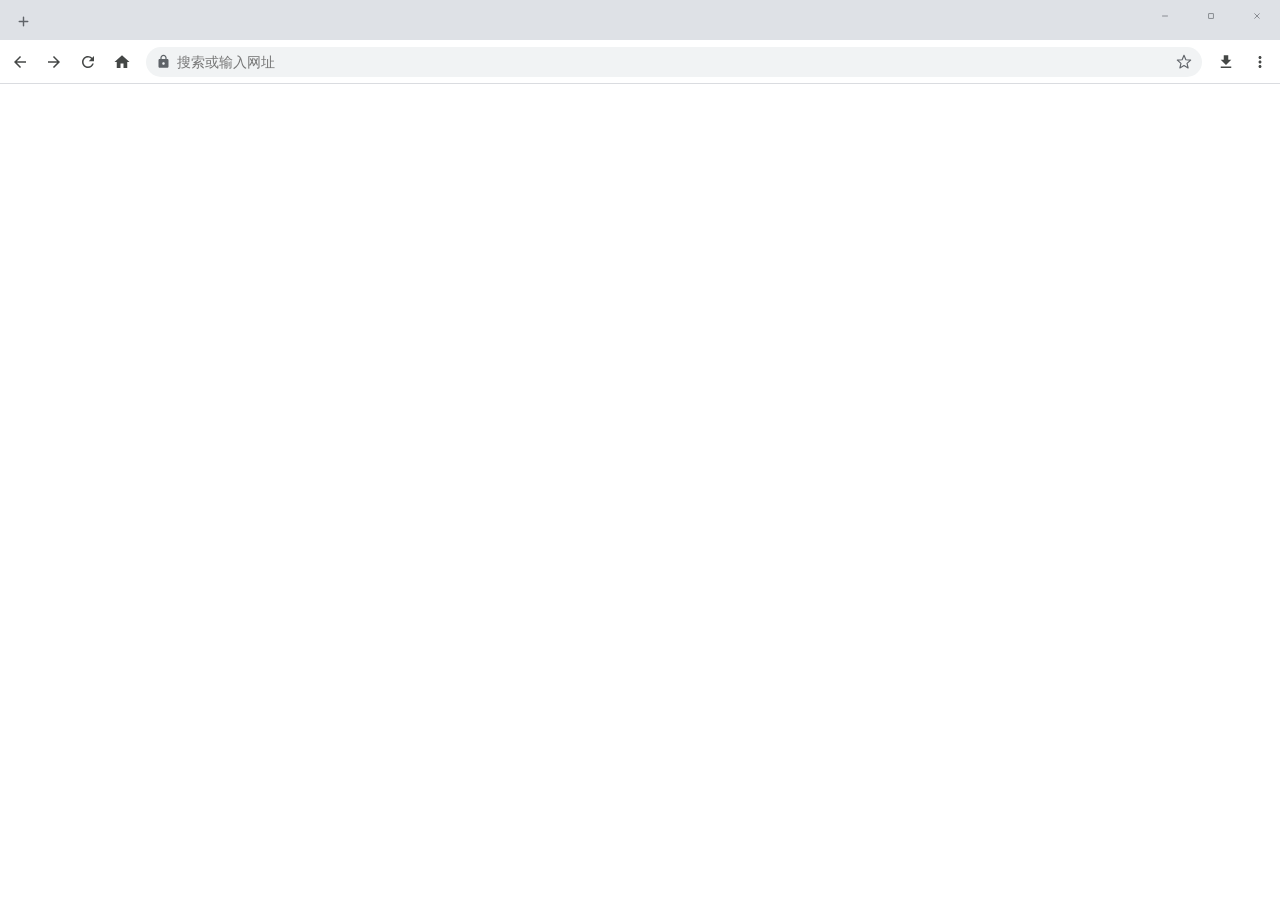
<file: ui/index.html>
<!doctype html>
<html lang="zh-CN">
<head>
<meta charset="utf-8">
<meta name="viewport" content="width=device-width, initial-scale=1">
<title>NanoBrowser</title>
<link rel="icon" href="data:image/svg+xml,%3Csvg xmlns='http://www.w3.org/2000/svg' viewBox='0 0 24 24'%3E%3Crect width='24' height='24' rx='6' fill='%231A73E8'/%3E%3Ccircle cx='12' cy='12' r='7.2' fill='none' stroke='%23fff' stroke-width='1.4'/%3E%3Cellipse cx='12' cy='12' rx='3.2' ry='7.2' fill='none' stroke='%23fff' stroke-width='1.4'/%3E%3C/svg%3E">
<link rel="stylesheet" href="shell.css">
</head>
<body>
<svg style="display:none" xmlns="http://www.w3.org/2000/svg">
  <symbol id="i-back" viewBox="0 0 24 24"><path fill="currentColor" d="M20 11H7.83l5.59-5.59L12 4l-8 8 8 8 1.41-1.41L7.83 13H20v-2z"/></symbol>
  <symbol id="i-forward" viewBox="0 0 24 24"><path fill="currentColor" d="M12 4l-1.41 1.41L16.17 11H4v2h12.17l-5.58 5.59L12 20l8-8-8-8z"/></symbol>
  <symbol id="i-reload" viewBox="0 0 24 24"><path fill="currentColor" d="M17.65 6.35A7.96 7.96 0 0 0 12 4c-4.42 0-7.99 3.58-8 8s3.57 8 8 8c3.73 0 6.84-2.55 7.73-6h-2.08A5.99 5.99 0 0 1 12 18c-3.31 0-6-2.69-6-6s2.69-6 6-6c1.66 0 3.14.69 4.22 1.78L13 11h7V4l-2.35 2.35z"/></symbol>
  <symbol id="i-home" viewBox="0 0 24 24"><path fill="currentColor" d="M10 20v-6h4v6h5v-8h3L12 3 2 12h3v8h5z"/></symbol>
  <symbol id="i-star" viewBox="0 0 24 24"><path fill="none" stroke="currentColor" stroke-width="1.7" stroke-linejoin="round" d="M12 17.27 18.18 21l-1.64-7.03L22 9.24l-7.19-.61L12 2 9.19 8.63 2 9.24l5.46 4.73L5.82 21z"/></symbol>
  <symbol id="i-star-fill" viewBox="0 0 24 24"><path fill="currentColor" d="M12 17.27 18.18 21l-1.64-7.03L22 9.24l-7.19-.61L12 2 9.19 8.63 2 9.24l5.46 4.73L5.82 21z"/></symbol>
  <symbol id="i-downloads" viewBox="0 0 24 24"><path fill="currentColor" d="M19 9h-4V3H9v6H5l7 7 7-7zM5 18v2h14v-2H5z"/></symbol>
  <symbol id="i-menu" viewBox="0 0 24 24"><path fill="currentColor" d="M12 8c1.1 0 2-.9 2-2s-.9-2-2-2-2 .9-2 2 .9 2 2 2zm0 2c-1.1 0-2 .9-2 2s.9 2 2 2 2-.9 2-2-.9-2-2-2zm0 6c-1.1 0-2 .9-2 2s.9 2 2 2 2-.9 2-2-.9-2-2-2z"/></symbol>
  <symbol id="i-search" viewBox="0 0 24 24"><path fill="currentColor" d="M15.5 14h-.79l-.28-.27A6.47 6.47 0 0 0 16 9.5 6.5 6.5 0 1 0 9.5 16c1.61 0 3.09-.59 4.23-1.57l.27.28v.79l5 4.99L20.49 19l-4.99-5zm-6 0C7.01 14 5 11.99 5 9.5S7.01 5 9.5 5 14 7.01 14 9.5 11.99 14 9.5 14z"/></symbol>
  <symbol id="i-lock" viewBox="0 0 24 24"><path fill="currentColor" d="M18 8h-1V6c0-2.76-2.24-5-5-5S7 3.24 7 6v2H6c-1.1 0-2 .9-2 2v10c0 1.1.9 2 2 2h12c1.1 0 2-.9 2-2V10c0-1.1-.9-2-2-2zM9 6c0-1.66 1.34-3 3-3s3 1.34 3 3v2H9V6zm3 11c-1.1 0-2-.9-2-2s.9-2 2-2 2 .9 2 2-.9 2-2 2z"/></symbol>
  <symbol id="i-info" viewBox="0 0 24 24"><path fill="currentColor" d="M12 2a10 10 0 1 0 0 20 10 10 0 0 0 0-20zm1 15h-2v-6h2v6zm0-8h-2V7h2v2z"/></symbol>
  <symbol id="i-warn" viewBox="0 0 24 24"><path fill="currentColor" d="M1 21h22L12 2 1 21zm12-3h-2v-2h2v2zm0-4h-2v-4h2v4z"/></symbol>
  <symbol id="i-globe" viewBox="0 0 24 24"><circle cx="12" cy="12" r="9" fill="none" stroke="currentColor" stroke-width="1.7"/><ellipse cx="12" cy="12" rx="4" ry="9" fill="none" stroke="currentColor" stroke-width="1.7"/><path stroke="currentColor" stroke-width="1.7" d="M3 12h18"/></symbol>
  <symbol id="i-history" viewBox="0 0 24 24"><path fill="currentColor" d="M13 3a9 9 0 0 0-9 9H1l3.89 3.89.07.14L9 12H6a7 7 0 1 1 7 7c-1.93 0-3.68-.79-4.94-2.06l-1.42 1.42A8.95 8.95 0 0 0 13 21a9 9 0 0 0 0-18zm-1 5v5l4.28 2.54.72-1.21-3.5-2.08V8H12z"/></symbol>
  <symbol id="i-bookmark" viewBox="0 0 24 24"><path fill="currentColor" d="M17 3H7c-1.1 0-2 .9-2 2v16l7-3 7 3V5c0-1.1-.9-2-2-2z"/></symbol>
  <symbol id="i-settings" viewBox="0 0 24 24"><path fill="currentColor" d="M19.14 12.94c.04-.3.06-.61.06-.94 0-.32-.02-.64-.07-.94l2.03-1.58a.49.49 0 0 0 .12-.61l-1.92-3.32a.49.49 0 0 0-.59-.22l-2.39.96c-.5-.38-1.03-.7-1.62-.94l-.36-2.54a.48.48 0 0 0-.48-.41h-3.84c-.24 0-.43.17-.47.41l-.36 2.54c-.59.24-1.13.57-1.62.94l-2.39-.96a.49.49 0 0 0-.59.22L2.74 8.87c-.12.21-.08.47.12.61l2.03 1.58c-.05.3-.09.63-.09.94s.02.64.07.94l-2.03 1.58a.49.49 0 0 0-.12.61l1.92 3.32c.12.22.37.29.59.22l2.39-.96c.5.38 1.03.7 1.62.94l.36 2.54c.05.24.24.41.48.41h3.84c.24 0 .44-.17.47-.41l.36-2.54c.59-.24 1.13-.56 1.62-.94l2.39.96c.22.08.47 0 .59-.22l1.92-3.32c.12-.22.07-.47-.12-.61l-2.01-1.58zM12 15.6c-1.98 0-3.6-1.62-3.6-3.6s1.62-3.6 3.6-3.6 3.6 1.62 3.6 3.6-1.62 3.6-3.6 3.6z"/></symbol>
  <symbol id="i-pin" viewBox="0 0 24 24"><path fill="currentColor" d="M16 9V4h1c.55 0 1-.45 1-1s-.45-1-1-1H7c-.55 0-1 .45-1 1s.45 1 1 1h1v5c0 1.66-1.34 3-3 3v2h5.97v7l1 1 1-1v-7H19v-2c-1.66 0-3-1.34-3-3z"/></symbol>
  <symbol id="i-plus" viewBox="0 0 24 24"><path stroke="currentColor" stroke-width="2" stroke-linecap="round" d="M12 6v12M6 12h12"/></symbol>
  <symbol id="i-close" viewBox="0 0 24 24"><path stroke="currentColor" stroke-width="1.6" stroke-linecap="round" d="M6.5 6.5l11 11M17.5 6.5l-11 11"/></symbol>
  <symbol id="i-minus" viewBox="0 0 24 24"><path stroke="currentColor" stroke-width="1.6" stroke-linecap="round" d="M6 12h12"/></symbol>
  <symbol id="i-max" viewBox="0 0 24 24"><rect x="6.5" y="6.5" width="11" height="11" fill="none" stroke="currentColor" stroke-width="1.6"/></symbol>
  <symbol id="i-restore" viewBox="0 0 24 24"><rect x="5" y="8.5" width="11" height="11" fill="none" stroke="currentColor" stroke-width="1.6"/><path fill="none" stroke="currentColor" stroke-width="1.6" d="M8 5.5h11V16"/></symbol>
  <symbol id="i-up" viewBox="0 0 24 24"><path fill="none" stroke="currentColor" stroke-width="1.8" stroke-linecap="round" stroke-linejoin="round" d="M6 15l6-6 6 6"/></symbol>
  <symbol id="i-down2" viewBox="0 0 24 24"><path fill="none" stroke="currentColor" stroke-width="1.8" stroke-linecap="round" stroke-linejoin="round" d="M6 9l6 6 6-6"/></symbol>
  <symbol id="i-newtab" viewBox="0 0 24 24"><path fill="currentColor" d="M19 19H5V5h7V3H5a2 2 0 0 0-2 2v14a2 2 0 0 0 2 2h14a2 2 0 0 0 2-2v-7h-2v7zM14 3v2h3.59l-9.83 9.83 1.41 1.41L19 6.41V10h2V3h-7z"/></symbol>
  <symbol id="i-trash" viewBox="0 0 24 24"><path fill="currentColor" d="M6 19a2 2 0 0 0 2 2h8a2 2 0 0 0 2-2V7H6v12zM19 4h-3.5l-1-1h-5l-1 1H5v2h14V4z"/></symbol>
  <symbol id="i-edit" viewBox="0 0 24 24"><path fill="currentColor" d="M3 17.25V21h3.75L17.81 9.94l-3.75-3.75L3 17.25zM20.71 7.04a1 1 0 0 0 0-1.41l-2.34-2.34a1 1 0 0 0-1.41 0l-1.83 1.83 3.75 3.75 1.83-1.83z"/></symbol>
  <symbol id="i-ext" viewBox="0 0 24 24"><path fill="none" stroke="currentColor" stroke-width="1.8" stroke-linecap="round" d="M7 17L17 7M9 7h8v8"/></symbol>
  <symbol id="i-folder" viewBox="0 0 24 24"><path fill="currentColor" d="M10 4H4a2 2 0 0 0-2 2v12a2 2 0 0 0 2 2h16a2 2 0 0 0 2-2V8a2 2 0 0 0-2-2h-8l-2-2z"/></symbol>
  <symbol id="i-code" viewBox="0 0 24 24"><path fill="none" stroke="currentColor" stroke-width="1.8" stroke-linecap="round" stroke-linejoin="round" d="M8.5 8.5 5 12l3.5 3.5M15.5 8.5 19 12l-3.5 3.5"/></symbol>
  <symbol id="i-check" viewBox="0 0 24 24"><path fill="none" stroke="currentColor" stroke-width="2" stroke-linecap="round" stroke-linejoin="round" d="M5 13l4.5 4.5L19 7"/></symbol>
</svg>

<div id="shell">
  <div id="tabstrip" data-tauri-drag-region>
    <div id="tabs" data-tauri-drag-region></div>
    <button id="newtab" title="新建标签页 (Ctrl+T)"><svg class="ic16"><use href="#i-plus"/></svg></button>
    <div id="strip-spacer" data-tauri-drag-region></div>
    <div id="winctl">
      <button id="win-min" title="最小化"><svg class="cap"><use href="#i-minus"/></svg></button>
      <button id="win-max" title="最大化"><svg class="cap"><use href="#i-max"/></svg></button>
      <button id="win-close" title="关闭"><svg class="cap"><use href="#i-close"/></svg></button>
    </div>
  </div>

  <div id="toolbar">
    <button class="tbtn" id="btn-back" title="后退 (Alt+←)"><svg class="ic18"><use href="#i-back"/></svg></button>
    <button class="tbtn" id="btn-fwd" title="前进 (Alt+→)"><svg class="ic18"><use href="#i-forward"/></svg></button>
    <button class="tbtn" id="btn-reload" title="刷新 (F5)；右键查看更多"><svg class="ic18"><use href="#i-reload"/></svg></button>
    <button class="tbtn" id="btn-home" title="主页"><svg class="ic18"><use href="#i-home"/></svg></button>

    <div id="omnibox">
      <span id="omni-sec"><svg class="ic16"><use href="#i-lock"/></svg></span>
      <input id="omni-input" spellcheck="false" autocomplete="off" placeholder="搜索或输入网址">
      <button id="omni-star" title="收藏 (Ctrl+D)"><svg class="ic16"><use href="#i-star"/></svg></button>
      <div id="omni-drop"></div>
    </div>

    <button class="tbtn" id="btn-downloads" title="下载内容 (Ctrl+J)"><svg class="ic18"><use href="#i-downloads"/></svg></button>
    <button class="tbtn" id="btn-menu" title="菜单"><svg class="ic18"><use href="#i-menu"/></svg></button>
  </div>

  <div id="bookmarkbar" hidden></div>

  <div id="findbar" hidden>
    <input id="find-input" spellcheck="false" placeholder="查找">
    <span id="find-count"></span>
    <button class="tbtn" id="find-prev" title="上一个 (Shift+Enter)"><svg class="ic18"><use href="#i-up"/></svg></button>
    <button class="tbtn" id="find-next" title="下一个 (Enter)"><svg class="ic18"><use href="#i-down2"/></svg></button>
    <button class="tbtn" id="find-close" title="关闭 (Esc)"><svg class="ic18"><use href="#i-close"/></svg></button>
  </div>

  <div id="status-bubble" hidden></div>
  <div id="menu-layer" hidden>
    <div id="main-menu" class="menu"></div>
    <div id="reload-menu" class="menu"></div>
    <div id="tab-menu" class="menu"></div>
    <div id="bm-menu" class="menu"></div>
    <div id="bm-overflow" class="menu"></div>
  </div>
</div>
<script src="shell.js"></script>
</body>
</html>
</file>
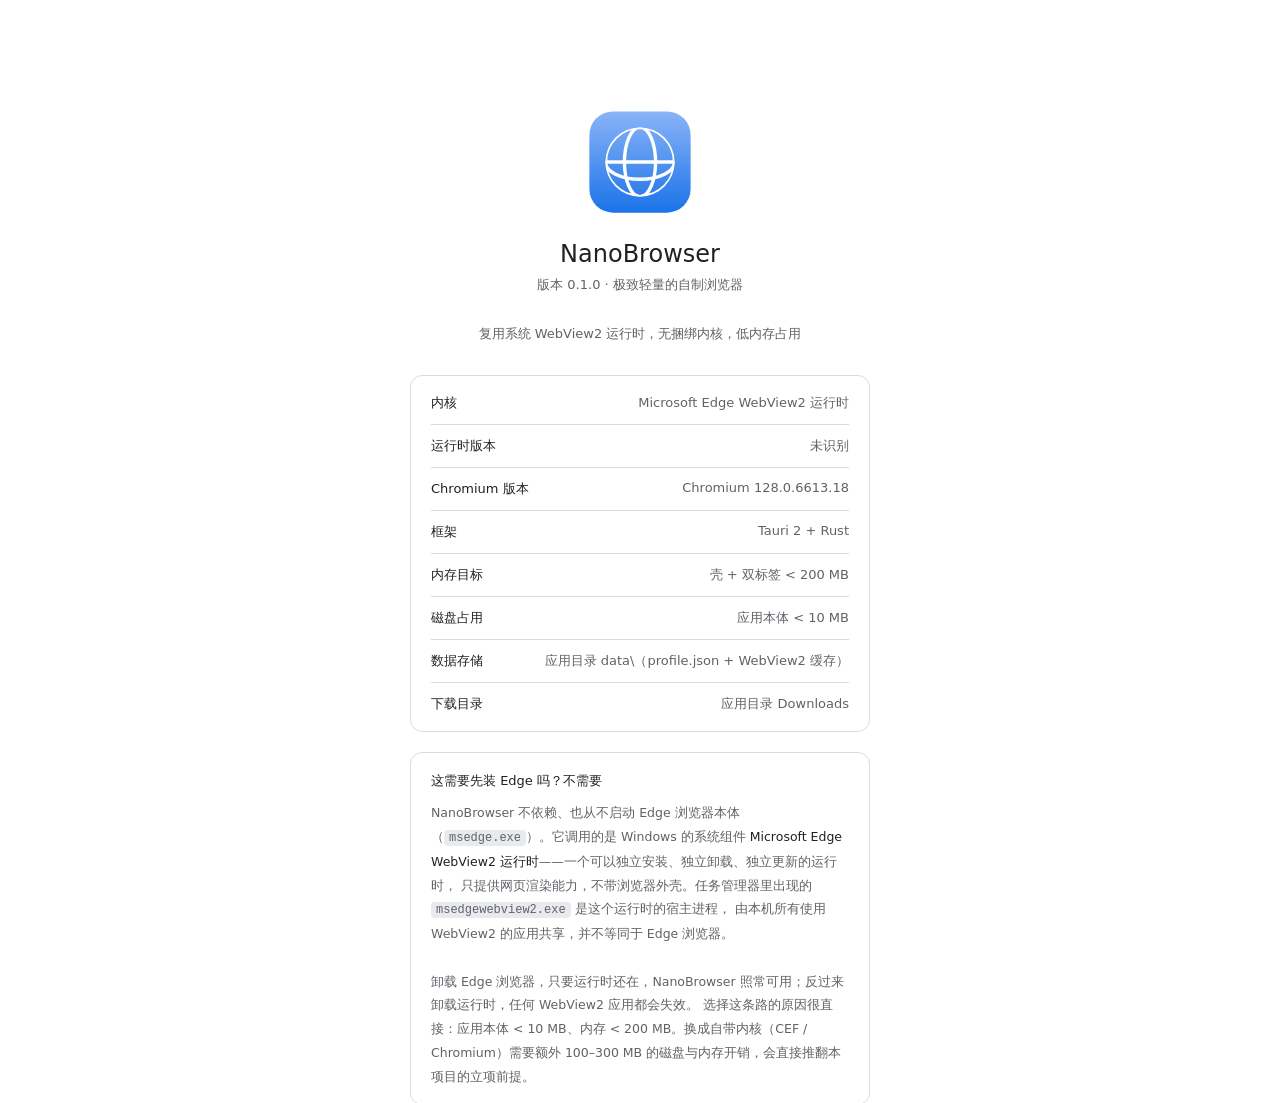
<file: ui/about.html>
<!doctype html>
<html lang="zh-CN">
<head>
<meta charset="utf-8">
<title>关于 NanoBrowser</title>
<link rel="icon" href="data:image/svg+xml,%3Csvg xmlns='http://www.w3.org/2000/svg' viewBox='0 0 24 24'%3E%3Crect width='24' height='24' rx='6' fill='%231A73E8'/%3E%3Ccircle cx='12' cy='12' r='7.2' fill='none' stroke='%23fff' stroke-width='1.4'/%3E%3Cellipse cx='12' cy='12' rx='3.2' ry='7.2' fill='none' stroke='%23fff' stroke-width='1.4'/%3E%3C/svg%3E">
<link rel="stylesheet" href="internal.css">
</head>
<body>
<div class="about">
  <!-- 与 ntp.html 共用同一份品牌标记，保证界面内图标与应用图标完全一致 -->
  <img class="about-logo" src="logo.svg" width="108" height="108" alt="NanoBrowser">
  <h1>NanoBrowser</h1>
  <div class="ver">版本 0.1.0 · 极致轻量的自制浏览器</div>
  <p>复用系统 WebView2 运行时，无捆绑内核，低内存占用</p>

  <div class="about-card">
    <div class="about-row"><span>内核</span><span>Microsoft Edge WebView2 运行时</span></div>
    <div class="about-row"><span>运行时版本</span><span id="wv-ver">读取中…</span></div>
    <div class="about-row"><span>Chromium 版本</span><span id="cr-ver">读取中…</span></div>
    <div class="about-row"><span>框架</span><span>Tauri 2 + Rust</span></div>
    <div class="about-row"><span>内存目标</span><span>壳 + 双标签 &lt; 200 MB</span></div>
    <div class="about-row"><span>磁盘占用</span><span>应用本体 &lt; 10 MB</span></div>
    <div class="about-row"><span>数据存储</span><span>应用目录 data\（profile.json + WebView2 缓存）</span></div>
    <div class="about-row"><span>下载目录</span><span id="dl-dir">应用目录 Downloads</span></div>
  </div>

  <div class="about-note">
    <h3>这需要先装 Edge 吗？不需要</h3>
    NanoBrowser 不依赖、也从不启动 Edge 浏览器本体（<code>msedge.exe</code>）。它调用的是 Windows 的系统组件
    <strong>Microsoft Edge WebView2 运行时</strong>——一个可以独立安装、独立卸载、独立更新的运行时，
    只提供网页渲染能力，不带浏览器外壳。任务管理器里出现的 <code>msedgewebview2.exe</code> 是这个运行时的宿主进程，
    由本机所有使用 WebView2 的应用共享，并不等同于 Edge 浏览器。
    <br><br>
    卸载 Edge 浏览器，只要运行时还在，NanoBrowser 照常可用；反过来卸载运行时，任何 WebView2 应用都会失效。
    选择这条路的原因很直接：应用本体 &lt; 10 MB、内存 &lt; 200 MB。换成自带内核（CEF / Chromium）需要额外
    100–300 MB 的磁盘与内存开销，会直接推翻本项目的立项前提。
  </div>
</div>
<script src="internal.js"></script>
<script>
  (function () {
    const ua = navigator.userAgent || "";
    const edg = /Edg\/([\d.]+)/.exec(ua);
    const cr = /Chrome\/([\d.]+)/.exec(ua);
    if (edg) document.getElementById("wv-ver").textContent = "WebView2 " + edg[1];
    else document.getElementById("wv-ver").textContent = "未识别";
    document.getElementById("cr-ver").textContent = cr ? "Chromium " + cr[1] : "未识别";
    window.Nano.boot().then((st) => {
      const dir = st.downloadsDir || st.defaultDownloadsDir;
      if (dir) document.getElementById("dl-dir").textContent = dir;
    });
  })();
</script>
</body>
</html>
</file>
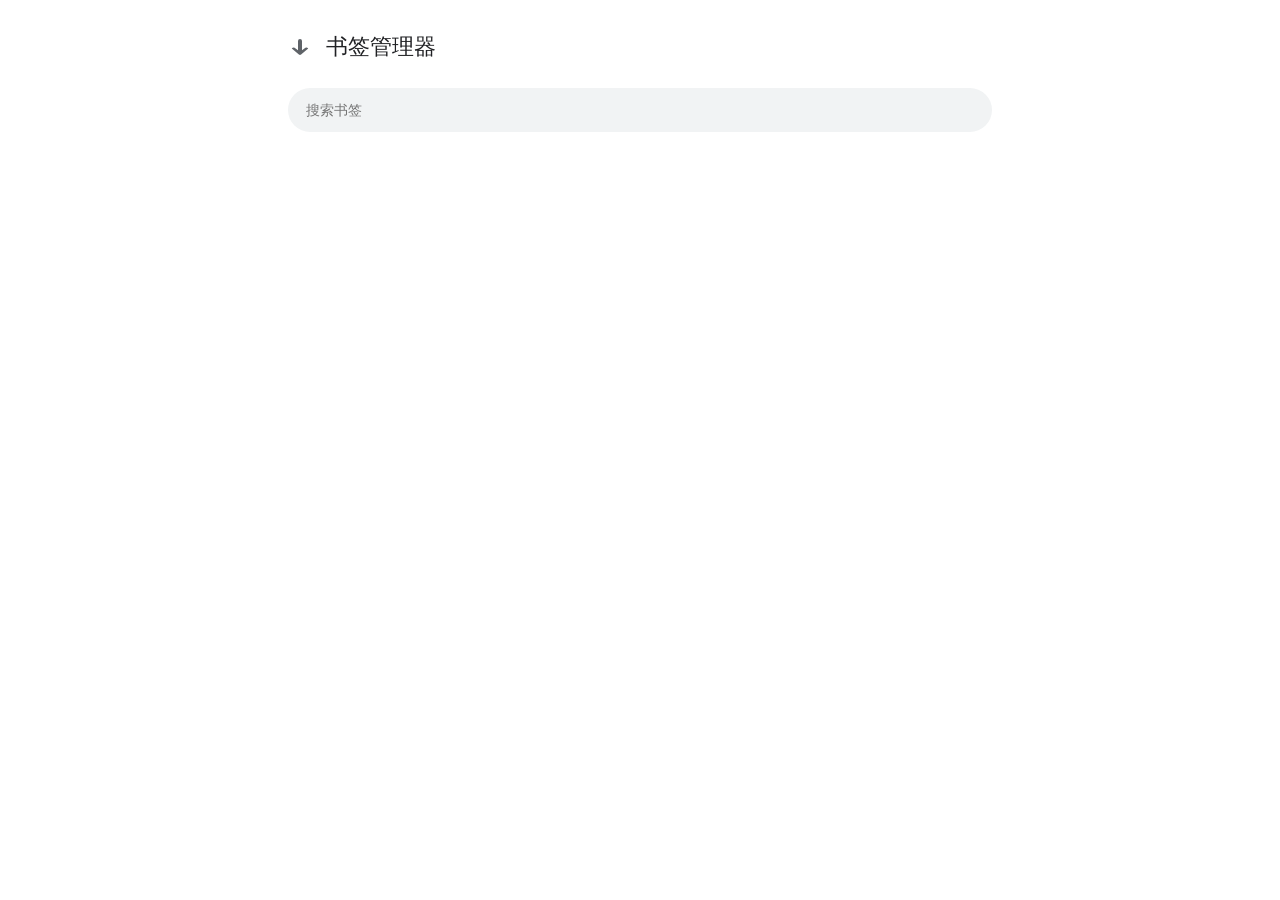
<file: ui/bookmarks.html>
<!doctype html>
<html lang="zh-CN">
<head>
<meta charset="utf-8">
<title>书签管理器</title>
<link rel="icon" href="data:image/svg+xml,%3Csvg xmlns='http://www.w3.org/2000/svg' viewBox='0 0 24 24'%3E%3Crect width='24' height='24' rx='6' fill='%231A73E8'/%3E%3Cpath d='M12 6.5l3 3-.5.5-2-2v9.5h-.9V8l-2 2-.6-.5z' fill='%23fff'/%3E%3C/svg%3E">
<link rel="stylesheet" href="internal.css">
<style>
  .bm-edit {
    display: flex;
    align-items: center;
    gap: 10px;
    padding: 10px 14px;
    border-radius: 10px;
    background: var(--surface);
    margin: 2px 0;
  }
  .bm-edit > img, .bm-edit > svg { width: 16px; height: 16px; border-radius: 2px; flex: 0 0 16px; }
  .bm-edit .fields { flex: 1; display: flex; flex-direction: column; gap: 6px; }
  .bm-edit input {
    height: 32px;
    padding: 0 10px;
    border: 1px solid var(--border);
    border-radius: 6px;
    background: var(--bg);
    color: var(--text);
    font-family: var(--font);
    font-size: 13px;
    outline: none;
    width: 100%;
  }
  .bm-edit input:focus { border-color: var(--accent); }
  .bm-edit .btns { display: flex; flex-direction: column; gap: 6px; }
  .bm-edit .btns button {
    height: 26px;
    padding: 0 14px;
    border: none;
    border-radius: 13px;
    font-family: var(--font);
    font-size: 12px;
    cursor: default;
  }
  .bm-edit .btns .ok { background: var(--accent); color: #fff; }
  .bm-edit .btns .cancel { background: var(--surface2); color: var(--text); }
</style>
</head>
<body>
<div class="page">
  <div class="page-header">
    <svg viewBox="0 0 24 24"><path fill="currentColor" d="M12 4a2 2 0 0 1 2 2v9.2l3.4-2.4a1.9 1.9 0 0 1 2.4.3l.4.4-7.1 6.1a2 2 0 0 1-2.2 0l-7.1-6.1.4-.4a1.9 1.9 0 0 1 2.4-.3L10 15.2V6a2 2 0 0 1 2-2z" transform="rotate(180 12 12) scale(1,-1) translate(0,-24)"/></svg>
    <h1>书签管理器</h1>
  </div>
  <input id="search" class="search-input" placeholder="搜索书签" spellcheck="false" autocomplete="off">
  <div id="list"></div>
</div>
<script src="internal.js"></script>
<script src="bookmarks.js"></script>
</body>
</html>
</file>
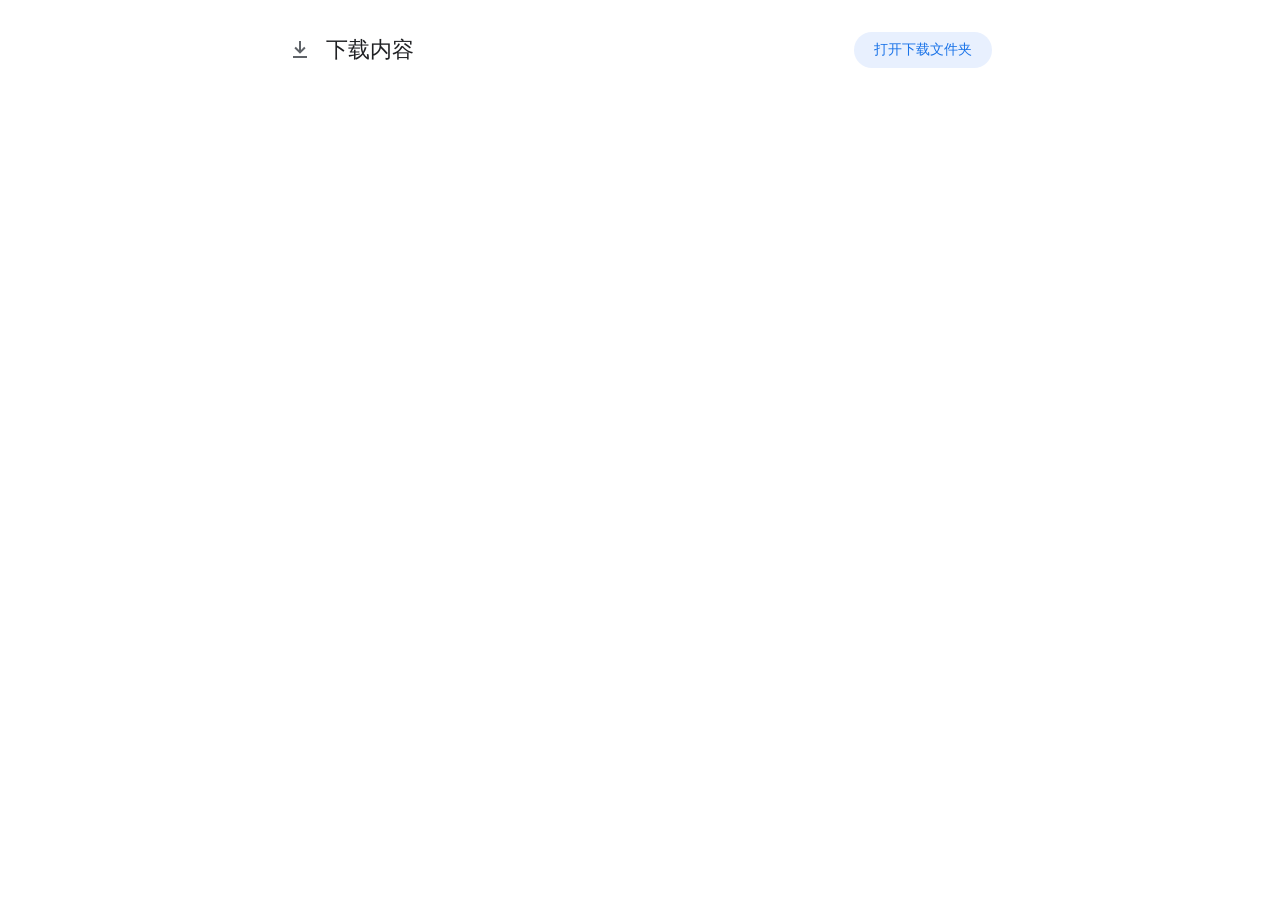
<file: ui/downloads.html>
<!doctype html>
<html lang="zh-CN">
<head>
<meta charset="utf-8">
<title>下载内容</title>
<link rel="icon" href="data:image/svg+xml,%3Csvg xmlns='http://www.w3.org/2000/svg' viewBox='0 0 24 24'%3E%3Crect width='24' height='24' rx='6' fill='%231A73E8'/%3E%3Cpath d='M12 4v10l4-4 .7.7-4.7 4.7-4.7-4.7.7-.7 4 4V4z' fill='%23fff'/%3E%3Crect x='6' y='18' width='12' height='2' rx='1' fill='%23fff'/%3E%3C/svg%3E">
<link rel="stylesheet" href="internal.css">
<style>
  .dl-status { flex: 0 0 auto; font-size: 12px; display: flex; align-items: center; gap: 6px; }
  .dl-status .dot { width: 8px; height: 8px; border-radius: 50%; background: var(--text2); }
  .dl-status.s-done .dot { background: #34a853; }
  .dl-status.s-downloading .dot { background: var(--accent); animation: pulse 1.2s ease-in-out infinite; }
  .dl-status.s-failed .dot { background: var(--danger); }
  @keyframes pulse { 50% { opacity: 0.35; } }
</style>
</head>
<body>
<div class="page">
  <div class="page-header">
    <svg viewBox="0 0 24 24"><path fill="currentColor" d="M11 3h2v9l3.2-3.2 1.4 1.4L12 15.8 6.4 10.2l1.4-1.4L11 12V3zM5 18h14v2H5v-2z"/></svg>
    <h1>下载内容</h1>
    <button id="open-dir" class="btn">打开下载文件夹</button>
  </div>
  <div id="list"></div>
</div>
<script src="internal.js"></script>
<script src="downloads.js"></script>
</body>
</html>
</file>
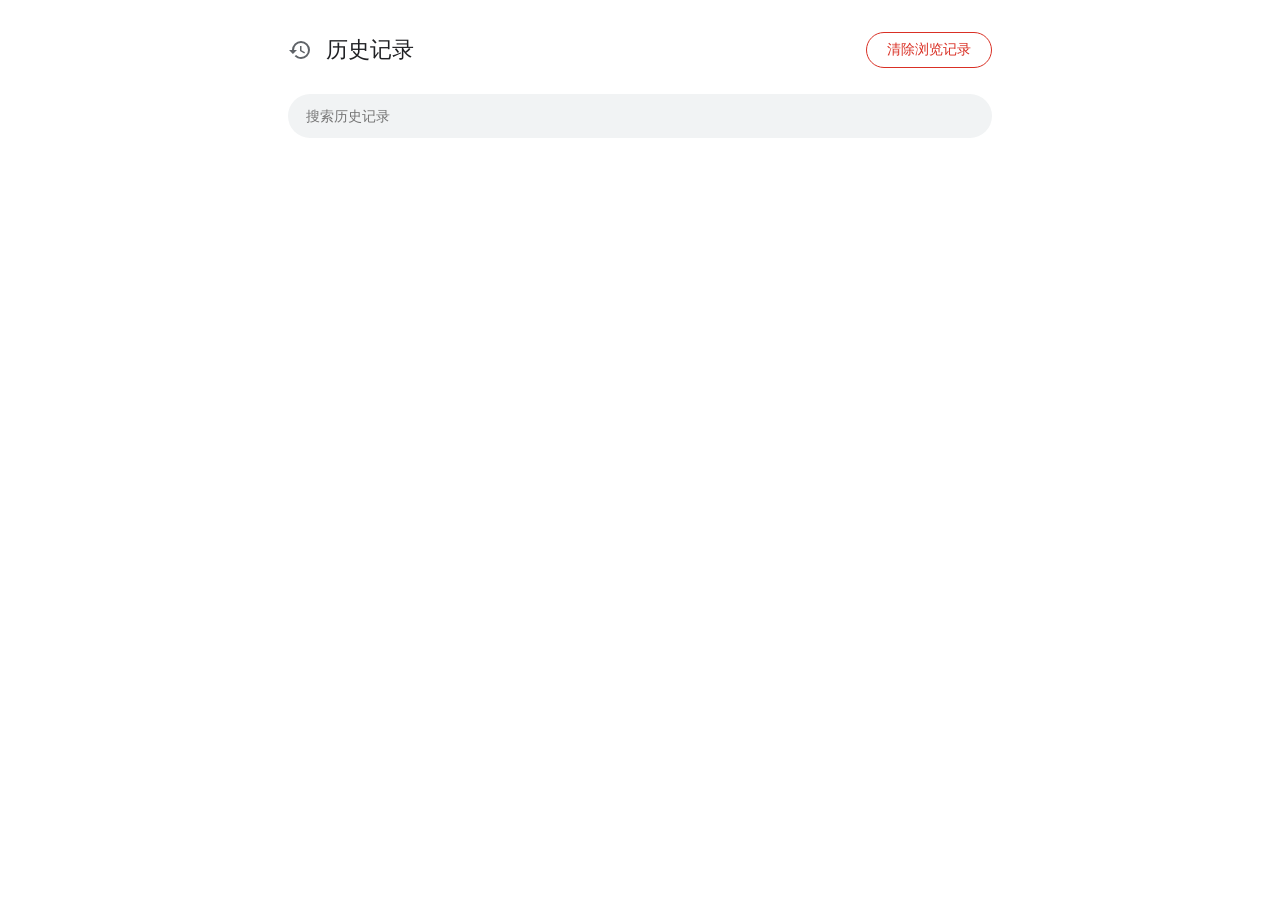
<file: ui/history.html>
<!doctype html>
<html lang="zh-CN">
<head>
<meta charset="utf-8">
<title>历史记录</title>
<link rel="icon" href="data:image/svg+xml,%3Csvg xmlns='http://www.w3.org/2000/svg' viewBox='0 0 24 24'%3E%3Crect width='24' height='24' rx='6' fill='%231A73E8'/%3E%3Cpath d='M8 5.8h8v12.4H8z' fill='%23fff' opacity='.6'/%3E%3C/svg%3E">
<link rel="stylesheet" href="internal.css">
</head>
<body>
<div class="page">
  <div class="page-header">
    <svg viewBox="0 0 24 24"><path fill="currentColor" d="M13 3a9 9 0 0 0-9 9H1l3.89 3.89.07.14L9 12H6a7 7 0 1 1 7 7c-1.93 0-3.68-.79-4.94-2.06l-1.42 1.42A8.95 8.95 0 0 0 13 21a9 9 0 0 0 0-18zm-1 5v5l4.28 2.54.72-1.21-3.5-2.08V8H12z"/></svg>
    <h1>历史记录</h1>
    <button class="btn danger" id="clear">清除浏览记录</button>
  </div>
  <input class="search-input" id="search" placeholder="搜索历史记录" spellcheck="false">
  <div id="list"></div>
</div>
<script src="internal.js"></script>
<script src="history.js"></script>
</body>
</html>
</file>
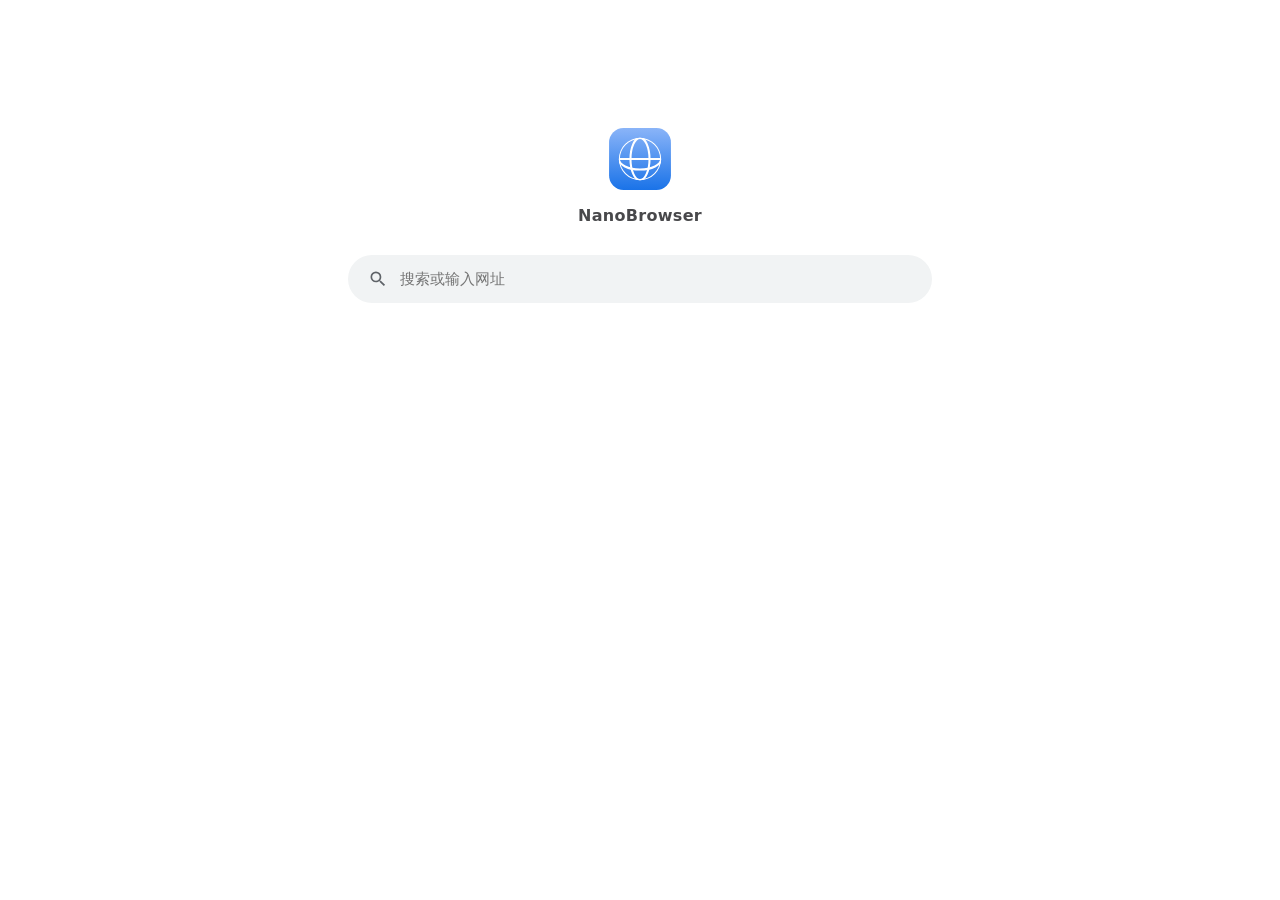
<file: ui/ntp.html>
<!doctype html>
<html lang="zh-CN">
<head>
<meta charset="utf-8">
<title>新标签页</title>
<link rel="icon" href="data:image/svg+xml,%3Csvg xmlns='http://www.w3.org/2000/svg' viewBox='0 0 24 24' fill='none'%3E%3Ccircle cx='12' cy='12' r='6.4' stroke='%231a73e8' stroke-width='1.6'/%3E%3Cellipse cx='12' cy='12' rx='2.6' ry='6.4' stroke='%231a73e8' stroke-width='1.6' opacity='.6'/%3E%3Ccircle cx='12' cy='12' r='1.5' fill='%231a73e8'/%3E%3C/svg%3E">
<link rel="stylesheet" href="internal.css">
</head>
<body>
<div class="ntp">
  <div class="ntp-brand">
    <!-- 与 about.html 共用同一份品牌标记，保证界面内图标与应用图标完全一致 -->
    <img class="ntp-mark" src="logo.svg" width="66" height="66" alt="">
    <div class="ntp-name">NanoBrowser</div>
  </div>

  <div class="ntp-search">
    <svg viewBox="0 0 24 24"><path fill="currentColor" d="M15.5 14h-.79l-.28-.27A6.47 6.47 0 0 0 16 9.5 6.5 6.5 0 1 0 9.5 16c1.61 0 3.09-.59 4.23-1.57l.27.28v.79l5 4.99L20.49 19l-4.99-5zm-6 0C7.01 14 5 11.99 5 9.5S7.01 5 9.5 5 14 7.01 14 9.5 11.99 14 9.5 14z"/></svg>
    <input id="q" placeholder="搜索或输入网址" spellcheck="false" autocomplete="off">
  </div>

  <div class="ntp-tiles" id="tiles"></div>
</div>
<script src="internal.js"></script>
<script src="ntp.js"></script>
</body>
</html>
</file>
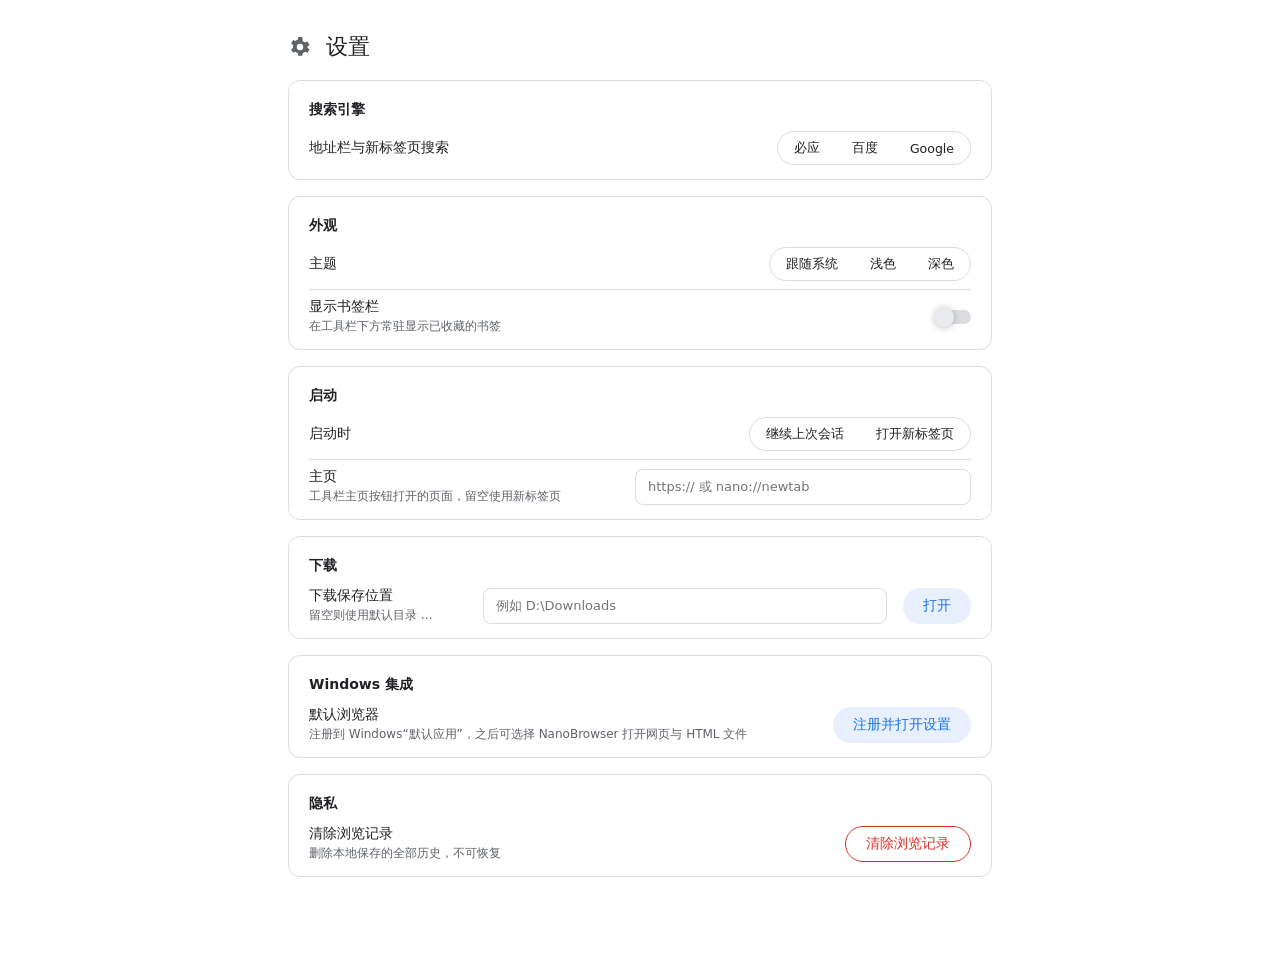
<file: ui/settings.html>
<!doctype html>
<html lang="zh-CN">
<head>
<meta charset="utf-8">
<title>设置</title>
<link rel="icon" href="data:image/svg+xml,%3Csvg xmlns='http://www.w3.org/2000/svg' viewBox='0 0 24 24'%3E%3Crect width='24' height='24' rx='6' fill='%231A73E8'/%3E%3Cpath fill='%23fff' d='M12 8a4 4 0 1 0 0 8 4 4 0 0 0 0-8zm9.4 4c0 .5 0 1-.1 1.4l2.1 1.6-2 3.5-2.5-1a7.7 7.7 0 0 1-2.4 1.4l-.4 2.6h-4l-.4-2.6a7.7 7.7 0 0 1-2.4-1.4l-2.5 1-2-3.5 2.1-1.6a8.6 8.6 0 0 1 0-2.8L2.7 8.5l2-3.5 2.5 1a7.7 7.7 0 0 1 2.4-1.4L10 2h4l.4 2.6c.9.3 1.7.8 2.4 1.4l2.5-1 2 3.5-2.1 1.6c.1.4.1.9.1 1.4z' transform='scale(.78) translate(3.5 3.5)'/%3E%3C/svg%3E">
<link rel="stylesheet" href="internal.css">
</head>
<body>
<div class="page">
  <div class="page-header">
    <svg viewBox="0 0 24 24"><path fill="currentColor" d="M19.4 13a7.7 7.7 0 0 0 .1-1.4l2-1.6-2-3.4-2.4 1a7.7 7.7 0 0 0-2.4-1.4L14.3 2h-4l-.4 2.6a7.7 7.7 0 0 0-2.4 1.4l-2.4-1-2 3.4 2 1.6a7.7 7.7 0 0 0 0 2.8l-2 1.6 2 3.4 2.4-1c.7.6 1.5 1.1 2.4 1.4l.4 2.6h4l.4-2.6c.9-.3 1.7-.8 2.4-1.4l2.4 1 2-3.4-2-1.6zM12 15.2a3.2 3.2 0 1 1 0-6.4 3.2 3.2 0 0 1 0 6.4z"/></svg>
    <h1>设置</h1>
  </div>

  <div class="setting-card">
    <h2>搜索引擎</h2>
    <div class="setting-row">
      <div class="sr-main"><div class="sr-title">地址栏与新标签页搜索</div></div>
      <div class="seg" id="seg-engine">
        <button data-v="bing">必应</button>
        <button data-v="baidu">百度</button>
        <button data-v="google">Google</button>
      </div>
    </div>
  </div>

  <div class="setting-card">
    <h2>外观</h2>
    <div class="setting-row">
      <div class="sr-main"><div class="sr-title">主题</div></div>
      <div class="seg" id="seg-theme">
        <button data-v="system">跟随系统</button>
        <button data-v="light">浅色</button>
        <button data-v="dark">深色</button>
      </div>
    </div>
    <div class="setting-row">
      <div class="sr-main">
        <div class="sr-title">显示书签栏</div>
        <div class="sr-sub">在工具栏下方常驻显示已收藏的书签</div>
      </div>
      <div class="switch" id="sw-bookmarks"></div>
    </div>
  </div>

  <div class="setting-card">
    <h2>启动</h2>
    <div class="setting-row">
      <div class="sr-main"><div class="sr-title">启动时</div></div>
      <div class="seg" id="seg-startup">
        <button data-v="session">继续上次会话</button>
        <button data-v="ntp">打开新标签页</button>
      </div>
    </div>
    <div class="setting-row">
      <div class="sr-main">
        <div class="sr-title">主页</div>
        <div class="sr-sub">工具栏主页按钮打开的页面，留空使用新标签页</div>
      </div>
      <input id="in-homepage" class="text-input" placeholder="https:// 或 nano://newtab" spellcheck="false">
    </div>
  </div>

  <div class="setting-card">
    <h2>下载</h2>
    <div class="setting-row">
      <div class="sr-main">
        <div class="sr-title">下载保存位置</div>
        <div class="sr-sub">留空则使用默认目录 <span id="dl-default">…</span></div>
      </div>
      <input id="in-downloads" class="text-input path-input" placeholder="例如 D:\Downloads" spellcheck="false">
      <button id="open-downloads" class="btn">打开</button>
    </div>
  </div>

  <div class="setting-card">
    <h2>Windows 集成</h2>
    <div class="setting-row">
      <div class="sr-main">
        <div class="sr-title">默认浏览器</div>
        <div class="sr-sub">注册到 Windows“默认应用”，之后可选择 NanoBrowser 打开网页与 HTML 文件</div>
      </div>
      <button id="register-default" class="btn">注册并打开设置</button>
    </div>
  </div>

  <div class="setting-card">
    <h2>隐私</h2>
    <div class="setting-row">
      <div class="sr-main">
        <div class="sr-title">清除浏览记录</div>
        <div class="sr-sub">删除本地保存的全部历史，不可恢复</div>
      </div>
      <button id="clear-history" class="btn danger">清除浏览记录</button>
    </div>
  </div>
</div>
<script src="internal.js"></script>
<script src="settings.js"></script>
</body>
</html>
</file>
<file: ui/shell.css>
/* NanoBrowser shell - Chrome MD3 styling */

:root {
  --strip: #dee1e6;
  --toolbar: #ffffff;
  --tab-active: #ffffff;
  --omnibox: #f1f3f4;
  --omnibox-focus: #ffffff;
  --border: #dadce0;
  --text: #202124;
  --text2: #5f6368;
  --icon: #444746;
  --icon-disabled: #9aa0a6;
  --hover: rgba(0, 0, 0, 0.06);
  --hover-strong: rgba(0, 0, 0, 0.1);
  --sep: rgba(0, 0, 0, 0.2);
  --menu-bg: #ffffff;
  --menu-hover: #f1f3f4;
  --menu-shadow: 0 2px 10px rgba(0, 0, 0, 0.2), 0 1px 3px rgba(0, 0, 0, 0.12);
  --danger: #c42b1c;
  --accent: #1a73e8;
  --bm-text: #3c4043;
  --font: "Segoe UI Variable Text", "Segoe UI", system-ui, -apple-system, sans-serif;
}

[data-theme="dark"] {
  --strip: #202124;
  --toolbar: #35363a;
  --tab-active: #35363a;
  --omnibox: #292a2d;
  --omnibox-focus: #35363a;
  --border: #3c4043;
  --text: #e8eaed;
  --text2: #9aa0a6;
  --icon: #c4c7c5;
  --icon-disabled: #5f6368;
  --hover: rgba(255, 255, 255, 0.09);
  --hover-strong: rgba(255, 255, 255, 0.16);
  --sep: rgba(255, 255, 255, 0.22);
  --menu-bg: #292a2d;
  --menu-hover: #3c4043;
  --menu-shadow: 0 2px 10px rgba(0, 0, 0, 0.5), 0 1px 3px rgba(0, 0, 0, 0.4);
  --bm-text: #e8eaed;
}

* { margin: 0; padding: 0; box-sizing: border-box; }

html, body {
  width: 100%;
  height: 100%;
  overflow: hidden;
  background: transparent;
}

body {
  font-family: var(--font);
  color: var(--text);
  -webkit-font-smoothing: antialiased;
  user-select: none;
  cursor: default;
}

#shell { display: flex; flex-direction: column; width: 100%; height: 100%; }

/* While the docked DevTools panel is being resized, the shell is grown over the
   whole window; this catcher owns the pointer so the drag keeps tracking even
   after it has left the panel's own grip. */
#dt-grab {
  position: fixed;
  inset: 0;
  z-index: 9999;
  cursor: ns-resize;
  background: transparent;
}
#dt-grab.ew { cursor: ew-resize; }

/* ---------------- tab strip ---------------- */

#tabstrip {
  display: flex;
  align-items: flex-end;
  height: 40px;
  padding: 0 0 0 4px;
  background: var(--strip);
  flex: 0 0 40px;
  overflow: hidden;
}

#tabs {
  display: flex;
  align-items: flex-end;
  flex: 0 1 auto;
  height: 40px;
  min-width: 0;
  /* 4px padding + new-tab button (36) + window controls (138) */
  max-width: calc(100% - 178px);
  overflow: visible;
}

.tab {
  position: relative;
  display: flex;
  align-items: center;
  gap: 6px;
  height: 34px;
  flex: 0 1 auto;
  width: 240px;
  min-width: 52px;
  max-width: 240px;
  padding: 0 6px 0 10px;
  border-radius: 10px 10px 0 0;
  font-size: 12px;
  font-weight: 500;
  color: var(--text2);
  transition: background-color 90ms ease;
  container-type: inline-size;
}

.tab:hover { background: var(--hover); }
.tab:hover:not(.active) { color: var(--text); }

.tab.active {
  background: var(--tab-active);
  color: var(--text);
}

.tab.active::before,
.tab.active::after {
  content: "";
  position: absolute;
  bottom: 0;
  width: 10px;
  height: 10px;
  background: var(--tab-active);
  pointer-events: none;
}
.tab.active::before {
  left: -10px;
  -webkit-mask: radial-gradient(circle 10px at 100% 0%, #000 0 10px, transparent 10.2px);
}
.tab.active::after {
  right: -10px;
  -webkit-mask: radial-gradient(circle 10px at 0% 0%, #000 0 10px, transparent 10.2px);
}

.tab-sep {
  flex: 0 0 1px;
  width: 1px;
  height: 20px;
  margin-bottom: 7px;
  align-self: flex-end;
  background: var(--sep);
  pointer-events: none;
}

/* tab being reordered: follows the cursor, lifted above its siblings */
.tab.dragging {
  z-index: 5;
  transition: none;
  pointer-events: none;
  background: var(--tab-active);
  color: var(--text);
  box-shadow: 0 6px 16px rgba(0, 0, 0, 0.28);
}
body.tab-dragging { cursor: grabbing; user-select: none; }

.tab-icon {
  width: 16px;
  height: 16px;
  flex: 0 0 16px;
  border-radius: 2px;
  object-fit: cover;
}

.tab-icon.nano { background: transparent; }

.tab-icon img { width: 16px; height: 16px; border-radius: 2px; }
.tab-icon svg { width: 16px; height: 16px; color: var(--text2); }

.tab-title {
  flex: 1 1 auto;
  overflow: hidden;
  white-space: nowrap;
  text-overflow: ellipsis;
  line-height: 34px;
}

.tab.pinned { flex: 0 0 42px; min-width: 42px; max-width: 42px; padding: 0 0 0 13px; justify-content: center; }
.tab.pinned .tab-title { display: none; }
.tab.pinned .tab-close { display: none !important; }

.tab-close {
  display: flex;
  align-items: center;
  justify-content: center;
  width: 20px;
  height: 20px;
  margin: 0 2px 0 0;
  border-radius: 50%;
  flex: 0 0 20px;
  border: none;
  background: transparent;
  color: var(--text2);
  opacity: 0;
  cursor: default;
}
.tab-close svg { width: 14px; height: 14px; }
.tab:hover .tab-close { opacity: 1; }
.tab-close:hover { background: var(--hover-strong); }
.tab.active .tab-close { opacity: 1; }

/* In a squeezed tab the close button would take up the whole title area, so it
   is dropped (the tab stays closable via the context menu / Ctrl+W). Declared
   after the rules above on purpose: same specificity, source order decides. */
@container (width < 62px) {
  .tab-close { display: none; }
}

/* spinner while loading */
.spinner {
  width: 14px;
  height: 14px;
  flex: 0 0 14px;
  border-radius: 50%;
  border: 2px solid rgba(0, 0, 0, 0.15);
  border-top-color: var(--accent);
  animation: spin 700ms linear infinite;
}
[data-theme="dark"] .spinner { border-color: rgba(255, 255, 255, 0.2); border-top-color: #8ab4f8; }
@keyframes spin { to { transform: rotate(360deg); } }

#newtab {
  display: flex;
  align-items: center;
  justify-content: center;
  width: 30px;
  height: 30px;
  margin: 0 2px 4px 4px;
  flex: 0 0 30px;
  border: none;
  border-radius: 50%;
  background: transparent;
  color: var(--text2);
}
#newtab svg { width: 17px; height: 17px; }
#newtab:hover { background: var(--hover); color: var(--text); }

#strip-spacer { flex: 1 1 auto; height: 40px; }

/* ---------------- window controls ---------------- */

/* the window controls must never be squeezed by a crowded tab strip */
#winctl { display: flex; align-self: flex-start; flex: 0 0 auto; }

#winctl button {
  width: 46px;
  height: 32px;
  display: flex;
  align-items: center;
  justify-content: center;
  border: none;
  background: transparent;
  color: var(--text2);
}
#winctl svg.cap { width: 10px; height: 10px; }
#winctl button:hover { background: var(--hover); color: var(--text); }
#win-close:hover { background: var(--danger) !important; color: #ffffff !important; }

/* ---------------- toolbar ---------------- */

#toolbar {
  display: flex;
  align-items: center;
  height: 44px;
  flex: 0 0 44px;
  padding: 0 4px;
  gap: 2px;
  background: var(--toolbar);
  border-bottom: 1px solid var(--border);
}

.tbtn {
  display: flex;
  align-items: center;
  justify-content: center;
  width: 32px;
  height: 32px;
  flex: 0 0 32px;
  border: none;
  border-radius: 50%;
  background: transparent;
  color: var(--icon);
}
.tbtn svg { width: 18px; height: 18px; }
.tbtn:hover { background: var(--hover); }
.tbtn:active { background: var(--hover-strong); }
.tbtn:disabled { color: var(--icon-disabled); }
.tbtn:disabled:hover { background: transparent; }

/* ---------------- omnibox ---------------- */

#omnibox {
  position: relative;
  display: flex;
  align-items: center;
  flex: 1 1 auto;
  height: 30px;
  margin: 0 6px;
  padding: 0 2px 0 10px;
  border-radius: 15px;
  background: var(--omnibox);
  transition: box-shadow 120ms ease, background-color 120ms ease;
}

#omnibox.focused {
  background: var(--omnibox-focus);
  box-shadow: 0 1px 6px rgba(32, 33, 36, 0.28);
  border: 1px solid var(--border);
  padding: 0 1px 0 9px;
}

#omni-sec { display: flex; align-items: center; flex: 0 0 auto; color: var(--text2); }
#omni-sec svg { width: 15px; height: 15px; }

#omni-input {
  flex: 1 1 auto;
  height: 100%;
  min-width: 40px;
  border: none;
  outline: none;
  background: transparent;
  font-family: var(--font);
  font-size: 13.5px;
  color: var(--text);
  padding: 0 6px;
  cursor: text;
}
#omni-input::selection { background: rgba(26, 115, 232, 0.28); }

#omni-star {
  display: flex;
  align-items: center;
  justify-content: center;
  width: 28px;
  height: 28px;
  margin-right: 2px;
  border: none;
  border-radius: 50%;
  background: transparent;
  color: var(--text2);
  flex: 0 0 28px;
}
#omni-star svg { width: 16px; height: 16px; }
#omni-star:hover { background: var(--hover); color: var(--text); }
#omni-star.starred { color: #f9ab00; }

/* suggestion dropdown */
#omni-drop {
  display: none;
  position: absolute;
  top: 34px;
  left: 0;
  right: 0;
  max-height: 420px;
  overflow-y: auto;
  background: var(--menu-bg);
  border-radius: 12px;
  box-shadow: var(--menu-shadow);
  padding: 4px 0;
  z-index: 60;
}
#omnibox.open #omni-drop { display: block; }

.sug {
  display: flex;
  align-items: center;
  gap: 12px;
  height: 42px;
  padding: 0 20px 0 16px;
  font-size: 13.5px;
  color: var(--text);
  white-space: nowrap;
  overflow: hidden;
}
.sug svg { width: 16px; height: 16px; flex: 0 0 16px; color: var(--text2); }
.sug img { width: 16px; height: 16px; flex: 0 0 16px; border-radius: 2px; }
.sug .sug-text { overflow: hidden; text-overflow: ellipsis; flex: 0 1 auto; }
.sug .sug-url { color: var(--text2); font-size: 12.5px; margin-left: 4px; overflow: hidden; text-overflow: ellipsis; flex: 1 1 auto; min-width: 40px; }
.sug.selected { background: var(--menu-hover); }
.sug .sug-kind { margin-left: auto; color: var(--text2); font-size: 12px; display: flex; align-items: center; gap: 6px; }

/* ---------------- bookmarks bar ---------------- */

#bookmarkbar {
  display: flex;
  align-items: center;
  height: 28px;
  flex: 0 0 28px;
  padding: 0 6px;
  gap: 1px;
  background: var(--toolbar);
  border-bottom: 1px solid var(--border);
  overflow: hidden;
}
#bookmarkbar[hidden] { display: none; }

.bm {
  display: flex;
  align-items: center;
  gap: 6px;
  height: 24px;
  padding: 0 8px;
  border-radius: 8px;
  font-size: 12px;
  color: var(--bm-text);
  flex: 0 0 auto;
  max-width: 180px;
  white-space: nowrap;
  overflow: hidden;
}
.bm > img, .bm > svg { width: 14px; height: 14px; border-radius: 2px; flex: 0 0 14px; }
.bm span { overflow: hidden; text-overflow: ellipsis; }
.bm:hover { background: var(--hover); }

#bm-overflow-btn {
  display: flex;
  align-items: center;
  justify-content: center;
  width: 26px;
  height: 24px;
  border: none;
  border-radius: 8px;
  background: transparent;
  color: var(--text2);
  flex: 0 0 26px;
}
#bm-overflow-btn svg { width: 15px; height: 15px; }
#bm-overflow-btn:hover { background: var(--hover); }

/* ---------------- find bar ---------------- */

/* stays inside the chrome strip (the shell webview is only as tall as the
   chrome), so it must clear the download / menu buttons on the right */
#findbar {
  position: absolute;
  top: 46px;
  right: 74px;
  max-width: calc(100% - 86px);
  display: flex;
  align-items: center;
  gap: 2px;
  height: 32px;
  padding: 0 2px 0 12px;
  border-radius: 16px;
  background: var(--menu-bg);
  box-shadow: var(--menu-shadow);
  z-index: 80;
}
#findbar[hidden] { display: none; }

#find-input {
  flex: 1 1 140px;
  min-width: 40px;
  height: 100%;
  border: none;
  outline: none;
  background: transparent;
  font-family: var(--font);
  font-size: 13px;
  color: var(--text);
  cursor: text;
}

#find-count { font-size: 12px; color: var(--text2); min-width: 44px; text-align: center; }
#findbar .tbtn { width: 26px; height: 26px; flex-basis: 26px; }
#findbar .tbtn svg { width: 15px; height: 15px; }

/* ---------------- menus ---------------- */

#menu-layer {
  position: fixed;
  inset: 0;
  z-index: 100;
}

.menu {
  position: absolute;
  min-width: 300px;
  background: var(--menu-bg);
  border-radius: 12px;
  box-shadow: var(--menu-shadow);
  padding: 6px 0;
  font-size: 13.5px;
  color: var(--text);
  animation: menu-in 100ms ease;
}
@keyframes menu-in {
  from { opacity: 0; transform: translateY(-4px) scale(0.98); }
  to { opacity: 1; transform: none; }
}

.menu-row {
  display: flex;
  align-items: center;
  gap: 14px;
  height: 34px;
  padding: 0 18px 0 16px;
  cursor: default;
}
.menu-row:hover { background: var(--menu-hover); }
.menu-row svg { width: 17px; height: 17px; color: var(--text2); flex: 0 0 17px; }
.menu-row .mr-label { flex: 1 1 auto; }
.menu-row .mr-hint { color: var(--text2); font-size: 12px; }
.menu-row.mr-sub { padding-left: 30px; }

.menu-divider { height: 1px; margin: 7px 0; background: var(--border); }

.menu-zoom {
  display: flex;
  align-items: center;
  height: 40px;
  padding: 0 10px;
  justify-content: space-between;
}
.menu-zoom .tbtn { width: 30px; height: 30px; flex-basis: 30px; }
.menu-zoom .mz-val { flex: 1; text-align: center; font-size: 13px; color: var(--text2); }

.menu-bm {
  display: flex;
  align-items: center;
  gap: 10px;
  height: 34px;
  padding: 0 18px 0 16px;
  max-width: 320px;
}
.menu-bm > img, .menu-bm > svg { width: 16px; height: 16px; border-radius: 2px; flex: 0 0 16px; }
.menu-bm span { overflow: hidden; text-overflow: ellipsis; white-space: nowrap; }
.menu-bm:hover { background: var(--menu-hover); }
.menu-bm .bm-x { margin-left: auto; opacity: 0; color: var(--text2); }
.menu-bm:hover .bm-x { opacity: 1; }

/* scrollbars (Chrome style) */
::-webkit-scrollbar { width: 10px; height: 10px; }
::-webkit-scrollbar-thumb { background: rgba(0, 0, 0, 0.24); border-radius: 5px; border: 2px solid transparent; background-clip: padding-box; }
::-webkit-scrollbar-thumb:hover { background-color: rgba(0, 0, 0, 0.36); }
::-webkit-scrollbar-track { background: transparent; }
[data-theme="dark"] ::-webkit-scrollbar-thumb { background: rgba(255, 255, 255, 0.26); }
[data-theme="dark"] ::-webkit-scrollbar-thumb:hover { background-color: rgba(255, 255, 255, 0.4); }
</file>
<file: ui/internal.css>
/* NanoBrowser internal pages (nano://) */

:root {
  --bg: #ffffff;
  --surface: #f1f3f4;
  --surface2: #e8eaed;
  --card: #ffffff;
  --text: #202124;
  --text2: #5f6368;
  --border: #dadce0;
  --accent: #1a73e8;
  --accent2: #e8f0fe;
  --danger: #d93025;
  --hover: rgba(0, 0, 0, 0.06);
  --shadow: 0 1px 3px rgba(60, 64, 67, 0.3), 0 4px 8px 3px rgba(60, 64, 67, 0.15);
  --shadow-1: 0 1px 6px rgba(32, 33, 36, 0.28);
  --shadow-2: 0 8px 28px -6px rgba(32, 33, 36, 0.18);
  --font: "Segoe UI Variable Text", "Segoe UI", system-ui, -apple-system, sans-serif;
}

[data-theme="dark"] {
  --bg: #202124;
  --surface: #292a2d;
  --surface2: #35363a;
  --card: #292a2d;
  --text: #e8eaed;
  --text2: #9aa0a6;
  --border: #3c4043;
  --accent: #8ab4f8;
  --accent2: #394457;
  --danger: #f28b82;
  --hover: rgba(255, 255, 255, 0.08);
  --shadow: 0 1px 3px rgba(0, 0, 0, 0.5);
  --shadow-1: 0 1px 6px rgba(0, 0, 0, 0.6);
  --shadow-2: 0 8px 28px -6px rgba(0, 0, 0, 0.55);
}

* { margin: 0; padding: 0; box-sizing: border-box; }

html, body { height: 100%; }

body {
  background: var(--bg);
  color: var(--text);
  font-family: var(--font);
  -webkit-font-smoothing: antialiased;
  user-select: none;
}

/* allow copying text; buttons and other chrome stay non-selectable */
input, textarea,
.list-row .lr-title, .list-row .lr-url, .list-row .lr-time,
.empty-hint, .group-title,
.about { user-select: text; }

.page {
  max-width: 760px;
  margin: 0 auto;
  padding: 32px 28px 60px;
}

.page-header {
  display: flex;
  align-items: center;
  gap: 14px;
  padding-bottom: 18px;
}
.page-header h1 { font-size: 22px; font-weight: 400; flex: 1; }
.page-header svg { width: 24px; height: 24px; color: var(--text2); }

.search-input {
  width: 100%;
  height: 44px;
  padding: 0 18px;
  border: none;
  border-radius: 22px;
  background: var(--surface);
  outline: none;
  font-family: var(--font);
  font-size: 14px;
  color: var(--text);
  margin: 8px 0 20px;
  transition: box-shadow 120ms;
}
.search-input:focus { box-shadow: var(--shadow-1); }

.btn {
  height: 36px;
  padding: 0 20px;
  border: none;
  border-radius: 18px;
  background: var(--accent2);
  color: var(--accent);
  font-family: var(--font);
  font-size: 13.5px;
  cursor: pointer;
}
.btn:hover { filter: brightness(0.97); }
.btn.primary { background: var(--accent); color: #fff; }
.btn.danger { background: transparent; color: var(--danger); border: 1px solid var(--danger); }
.btn.danger:hover { background: rgba(217, 48, 37, 0.08); }

.list-row {
  display: flex;
  align-items: center;
  gap: 14px;
  height: 48px;
  padding: 0 14px;
  border-radius: 10px;
  font-size: 13.5px;
}
.list-row:hover { background: var(--hover); }
.list-row > img, .list-row > svg { width: 16px; height: 16px; border-radius: 2px; flex: 0 0 16px; }
.list-row .lr-title {
  flex: 0 1 auto;
  max-width: 45%;
  overflow: hidden;
  white-space: nowrap;
  text-overflow: ellipsis;
}
.list-row .lr-title a { color: var(--text); text-decoration: none; }
.list-row .lr-title a:hover { text-decoration: underline; }
.list-row .lr-url {
  flex: 1 1 auto;
  color: var(--text2);
  overflow: hidden;
  white-space: nowrap;
  text-overflow: ellipsis;
  font-size: 12.5px;
}
.list-row .lr-time { color: var(--text2); font-size: 12px; flex: 0 0 auto; }
.list-row .lr-actions { flex: 0 0 auto; display: flex; gap: 4px; opacity: 0; }
.list-row:hover .lr-actions { opacity: 1; }

.iconbtn {
  display: flex;
  align-items: center;
  justify-content: center;
  width: 28px;
  height: 28px;
  border: none;
  border-radius: 50%;
  background: transparent;
  color: var(--text2);
}
.iconbtn svg { width: 16px; height: 16px; }
.iconbtn:hover { background: var(--surface2); color: var(--text); }

.group-title {
  font-size: 13px;
  color: var(--text2);
  margin: 18px 4px 4px;
  font-weight: 600;
}

.empty-hint {
  text-align: center;
  color: var(--text2);
  font-size: 13px;
  margin: 80px 0;
  line-height: 2;
}

/* ---------- NTP ---------- */
.ntp {
  display: flex;
  flex-direction: column;
  align-items: center;
  padding-top: 14vh;
  min-height: 100%;
}
.ntp-brand { display: flex; flex-direction: column; align-items: center; margin-bottom: 30px; }
.ntp-mark { width: 66px; height: 66px; }
.ntp-name { margin-top: 14px; font-size: 16px; font-weight: 600; letter-spacing: 0.3px; color: var(--text); opacity: 0.82; }
.ntp-search {
  display: flex;
  align-items: center;
  width: min(584px, 86vw);
  height: 48px;
  padding: 0 8px 0 20px;
  border-radius: 24px;
  background: var(--surface);
  box-shadow: none;
  transition: box-shadow 140ms, background 140ms;
}
.ntp-search:focus-within {
  background: var(--card);
  box-shadow: var(--shadow-1), var(--shadow-2);
}
.ntp-search svg { width: 20px; height: 20px; color: var(--text2); }
.ntp-search input {
  flex: 1;
  height: 100%;
  border: none;
  outline: none;
  background: transparent;
  font-family: var(--font);
  font-size: 15px;
  color: var(--text);
  padding: 0 12px;
}
.ntp-tiles {
  display: grid;
  grid-template-columns: repeat(4, 112px);
  gap: 12px;
  margin-top: 48px;
}
.ntp-tile {
  display: flex;
  flex-direction: column;
  align-items: center;
  justify-content: center;
  height: 96px;
  border-radius: 12px;
  gap: 10px;
  cursor: pointer;
}
.ntp-tile:hover { background: var(--hover); }
.ntp-tile .tile-ic {
  width: 40px;
  height: 40px;
  border-radius: 50%;
  background: var(--surface2);
  display: flex;
  align-items: center;
  justify-content: center;
  font-size: 17px;
  font-weight: 600;
  color: var(--text2);
  overflow: hidden;
}
.ntp-tile .tile-ic img { width: 20px; height: 20px; border-radius: 3px; }
.ntp-tile .tile-name {
  font-size: 12px;
  color: var(--text2);
  max-width: 100px;
  overflow: hidden;
  white-space: nowrap;
  text-overflow: ellipsis;
}

/* ---------- settings ---------- */
.setting-card {
  background: var(--card);
  border: 1px solid var(--border);
  border-radius: 12px;
  padding: 6px 20px;
  margin-bottom: 16px;
}
.setting-card h2 {
  font-size: 14px;
  font-weight: 600;
  padding: 14px 0 4px;
}
.setting-card h2 .sc-hint { font-weight: 400; font-size: 12.5px; color: var(--text2); margin-left: 8px; }
.setting-row {
  display: flex;
  align-items: center;
  gap: 16px;
  min-height: 48px;
  padding: 8px 0;
  border-top: 1px solid var(--border);
}
.setting-row:first-of-type { border-top: none; }
.setting-row .sr-main { flex: 1; }
.setting-row .sr-title { font-size: 13.5px; }
.setting-row .sr-sub { font-size: 12px; color: var(--text2); margin-top: 2px; }

.seg {
  display: flex;
  border: 1px solid var(--border);
  border-radius: 18px;
  overflow: hidden;
}
.seg button {
  height: 32px;
  padding: 0 16px;
  border: none;
  background: transparent;
  color: var(--text);
  font-family: var(--font);
  font-size: 12.5px;
}
.seg button.on { background: var(--accent2); color: var(--accent); font-weight: 600; }

.switch {
  position: relative;
  width: 36px;
  height: 14px;
  border-radius: 7px;
  background: var(--border);
  transition: background 150ms;
}
.switch::after {
  content: "";
  position: absolute;
  top: -3px;
  left: -1px;
  width: 20px;
  height: 20px;
  border-radius: 50%;
  background: var(--surface2);
  box-shadow: var(--shadow-1);
  transition: transform 150ms, background 150ms;
}
.switch.on { background: color-mix(in srgb, var(--accent) 45%, transparent); }
.switch.on::after { transform: translateX(18px); background: var(--accent); }

.radio-row { display: flex; flex-direction: column; gap: 4px; flex: 1; }
.radio-row label {
  display: flex;
  align-items: center;
  gap: 10px;
  min-height: 32px;
  font-size: 13.5px;
}
.radio-row input { accent-color: var(--accent); }

.text-input {
  height: 36px;
  padding: 0 12px;
  border: 1px solid var(--border);
  border-radius: 8px;
  background: var(--bg);
  color: var(--text);
  font-family: var(--font);
  font-size: 13px;
  outline: none;
  flex: 1;
  min-width: 200px;
}
.text-input:focus { border-color: var(--accent); }

/* download-directory row: keep the path field wider than the label column */
.setting-row .path-input { flex: 2.4; min-width: 240px; }

/* ---------- about ---------- */
.about { text-align: center; padding-top: 12vh; }
.about-logo { width: 108px; height: 108px; margin-bottom: 20px; }
.about h1 { font-size: 24px; font-weight: 400; margin-bottom: 8px; }
.about .ver { color: var(--text2); font-size: 13px; margin-bottom: 28px; }
.about p { color: var(--text2); font-size: 13px; line-height: 1.9; }
.about .about-card {
  margin: 28px auto 0;
  max-width: 460px;
  text-align: left;
  background: var(--card);
  border: 1px solid var(--border);
  border-radius: 12px;
  padding: 6px 20px;
}
.about .about-row {
  display: flex;
  justify-content: space-between;
  font-size: 13px;
  padding: 12px 0;
  border-top: 1px solid var(--border);
}
.about .about-row:first-child { border-top: none; }
.about .about-row span:last-child { color: var(--text2); }

.about .about-note {
  margin: 20px auto 0;
  max-width: 460px;
  text-align: left;
  font-size: 12.5px;
  line-height: 1.9;
  color: var(--text2);
  background: var(--card);
  border: 1px solid var(--border);
  border-radius: 12px;
  padding: 16px 20px;
}
.about .about-note h3 {
  font-size: 13px;
  font-weight: 500;
  color: var(--text);
  margin-bottom: 8px;
}
.about .about-note strong { color: var(--text); font-weight: 500; }
.about .about-note code {
  font-family: ui-monospace, Consolas, monospace;
  font-size: 12px;
  background: var(--surface2);
  padding: 1px 5px;
  border-radius: 4px;
}

::-webkit-scrollbar { width: 10px; }
::-webkit-scrollbar-thumb { background: rgba(0, 0, 0, 0.24); border-radius: 5px; border: 2px solid transparent; background-clip: padding-box; }
[data-theme="dark"] ::-webkit-scrollbar-thumb { background: rgba(255, 255, 255, 0.26); }
</file>
